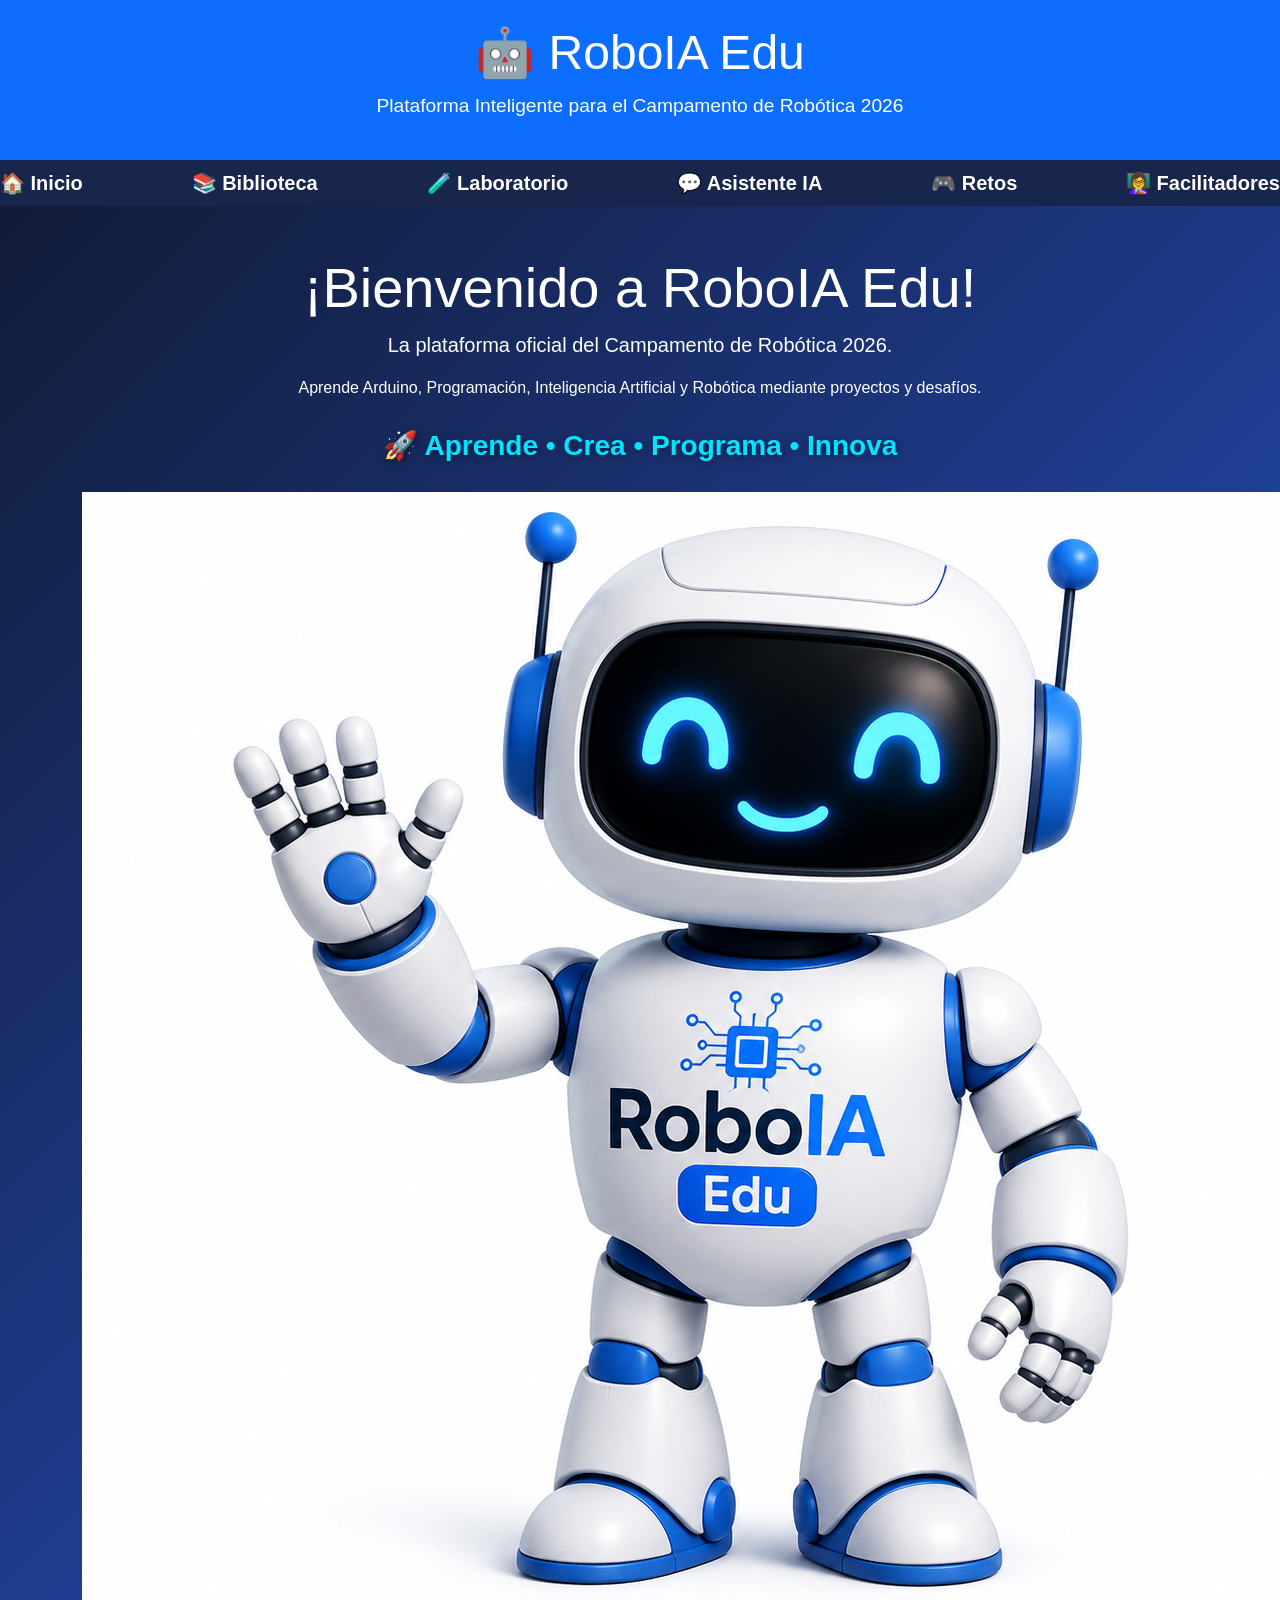
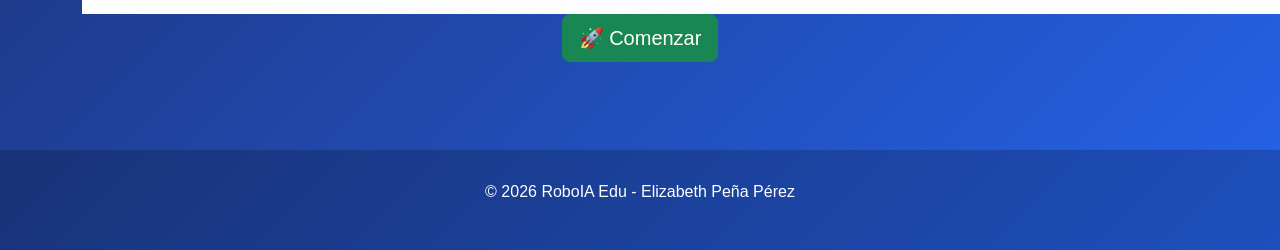
<file: index.html>
<!DOCTYPE html>
<html lang="es">
<head>

<meta charset="UTF-8">
<meta name="viewport" content="width=device-width, initial-scale=1.0">
<link href="https://cdn.jsdelivr.net/npm/bootstrap@5.3.7/dist/css/bootstrap.min.css" rel="stylesheet">
<link href="https://cdn.jsdelivr.net/npm/bootstrap@5.3.7/dist/css/bootstrap.min.css" rel="stylesheet">
<title>RoboIA Edu</title>

<link rel="stylesheet" href="estilos.css">

</head>

<body>

<header class="bg-primary text-white text-center p-4">

    <h1>🤖 RoboIA Edu</h1>

    <p>Plataforma Inteligente para el Campamento de Robótica 2026</p>

</header>
<nav class="navbar">
    <a href="index.html">🏠 Inicio</a>
    <a href="biblioteca.html">📚 Biblioteca</a>
    <a href="laboratorio.html">🧪 Laboratorio</a>
    <a href="asistente.html">💬 Asistente IA</a>
    <a href="retos.html">🎮 Retos</a>
    <a href="facilitadores.html">👩‍🏫 Facilitadores</a>
</nav>
<section class="container text-center py-5">

    <h2 class="display-4">¡Bienvenido a RoboIA Edu!</h2>

    <p class="lead">
        La plataforma oficial del Campamento de Robótica 2026.
    </p>

    <p>
        Aprende Arduino, Programación, Inteligencia Artificial y Robótica mediante proyectos y desafíos.
    </p>
    <p class="mensaje">
    🚀 Aprende • Crea • Programa • Innova
</p>
<img src="imagen/robot.png.png" class="robot" alt="Robot RoboIA Edu">
  <a href="inicio.html" class="btn btn-success btn-lg">
    🚀 Comenzar
</a>

</section>


<footer>

<p>© 2026 RoboIA Edu - Elizabeth Peña Pérez</p>

</footer>

<script src="script.js"></script>

</body>
</html>
</file>
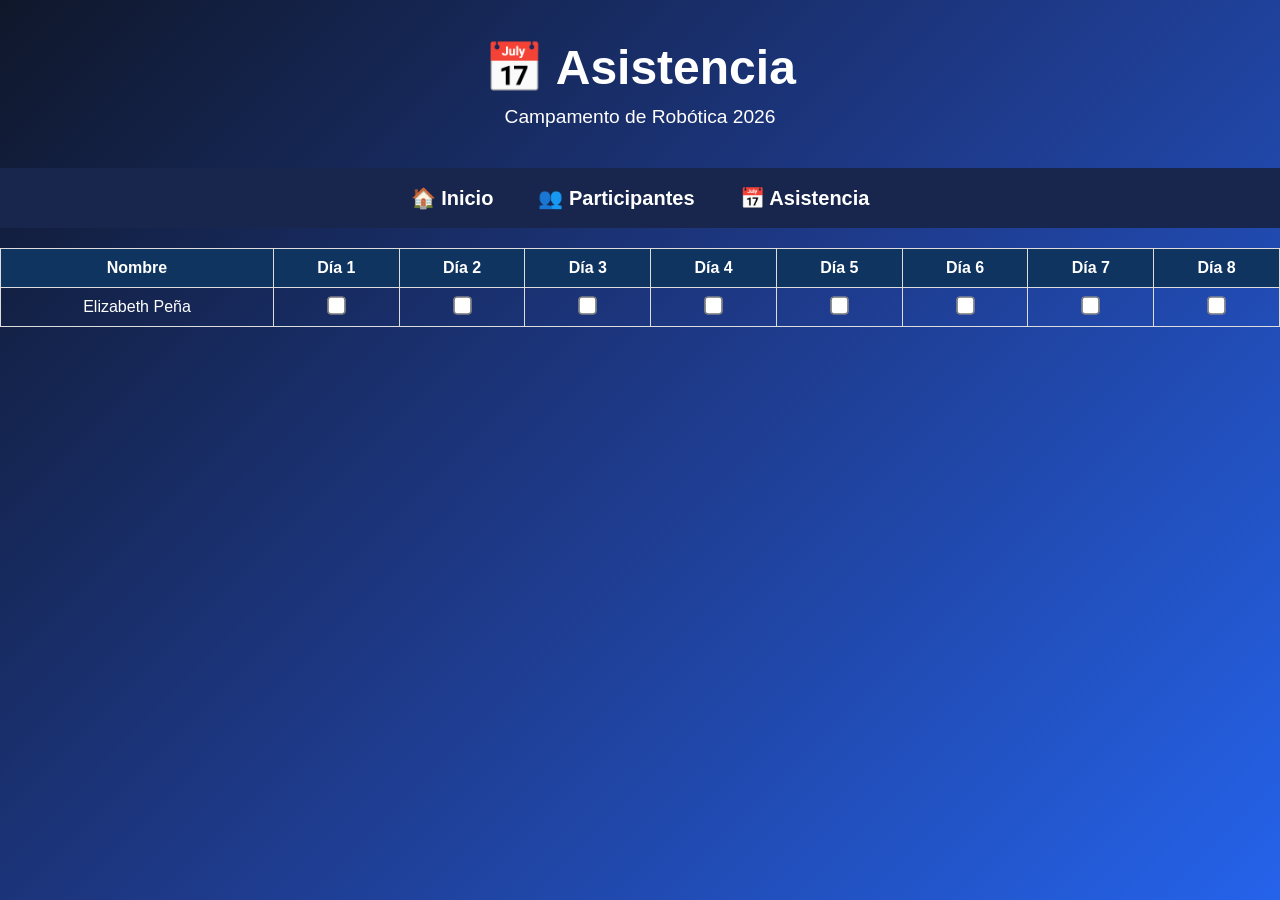
<file: asistencia.html>
<!DOCTYPE html>
<html lang="es">
<head>

<meta charset="UTF-8">
<meta name="viewport" content="width=device-width, initial-scale=1.0">

<title>Asistencia</title>

<link rel="stylesheet" href="estilos.css">

<style>

table{
width:100%;
border-collapse:collapse;
margin-top:20px;
}

th,td{
border:1px solid #ddd;
padding:10px;
text-align:center;
}

th{
background:#0F3460;
color:white;
}

input[type=checkbox]{
transform:scale(1.4);
}

</style>

</head>

<body>

<header>

<h1>📅 Asistencia</h1>

<p>Campamento de Robótica 2026</p>

</header>

<nav class="navbar">

<a href="index.html">🏠 Inicio</a>

<a href="participantes.html">👥 Participantes</a>

<a href="asistencia.html">📅 Asistencia</a>

</nav>

<table>

<thead>

<tr>

<th>Nombre</th>

<th>Día 1</th>
<th>Día 2</th>
<th>Día 3</th>
<th>Día 4</th>
<th>Día 5</th>
<th>Día 6</th>
<th>Día 7</th>
<th>Día 8</th>

</tr>

</thead>

<tbody>

<tr>

<td>Elizabeth Peña</td>

<td><input type="checkbox"></td>
<td><input type="checkbox"></td>
<td><input type="checkbox"></td>
<td><input type="checkbox"></td>
<td><input type="checkbox"></td>
<td><input type="checkbox"></td>
<td><input type="checkbox"></td>
<td><input type="checkbox"></td>

</tr>

</tbody>

</table>

</body>

</html>
</file>
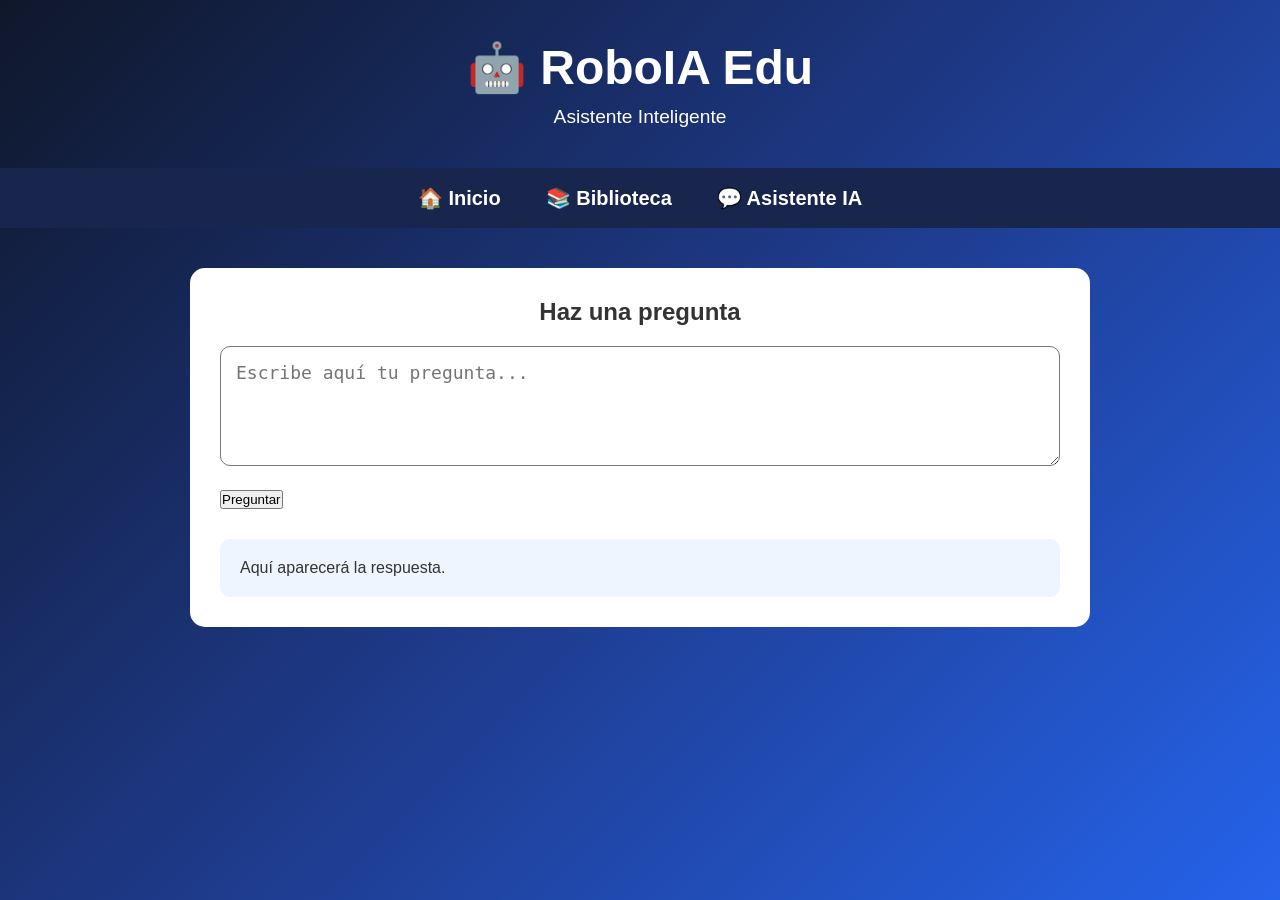
<file: asistente.html>
<!DOCTYPE html>
<html lang="es">
<head>
<meta charset="UTF-8">
<meta name="viewport" content="width=device-width, initial-scale=1.0">

<title>Asistente IA</title>

<link rel="stylesheet" href="estilos.css">

<style>

.chat{

max-width:900px;
margin:40px auto;
background:white;
padding:30px;
border-radius:15px;
color:#333;

}

.chat h2{

text-align:center;
margin-bottom:20px;

}

textarea{

width:100%;
height:120px;
padding:15px;
font-size:18px;
border-radius:10px;

}

button{

margin-top:20px;

}

.respuesta{

margin-top:30px;
background:#eef5ff;
padding:20px;
border-radius:10px;

}

</style>

</head>

<body>

<header>

<h1>🤖 RoboIA Edu</h1>

<p>Asistente Inteligente</p>

</header>

<nav class="navbar">

<a href="index.html">🏠 Inicio</a>

<a href="biblioteca.html">📚 Biblioteca</a>

<a href="asistente.html">💬 Asistente IA</a>

</nav>

<div class="chat">

<h2>Haz una pregunta</h2>

<textarea id="pregunta"
placeholder="Escribe aquí tu pregunta..."></textarea>

<br>

<button onclick="responder()">

Preguntar

</button>

<div class="respuesta" id="respuesta">

Aquí aparecerá la respuesta.

</div>

</div>

<script src="script.js"></script>

</body>

</html>
</file>
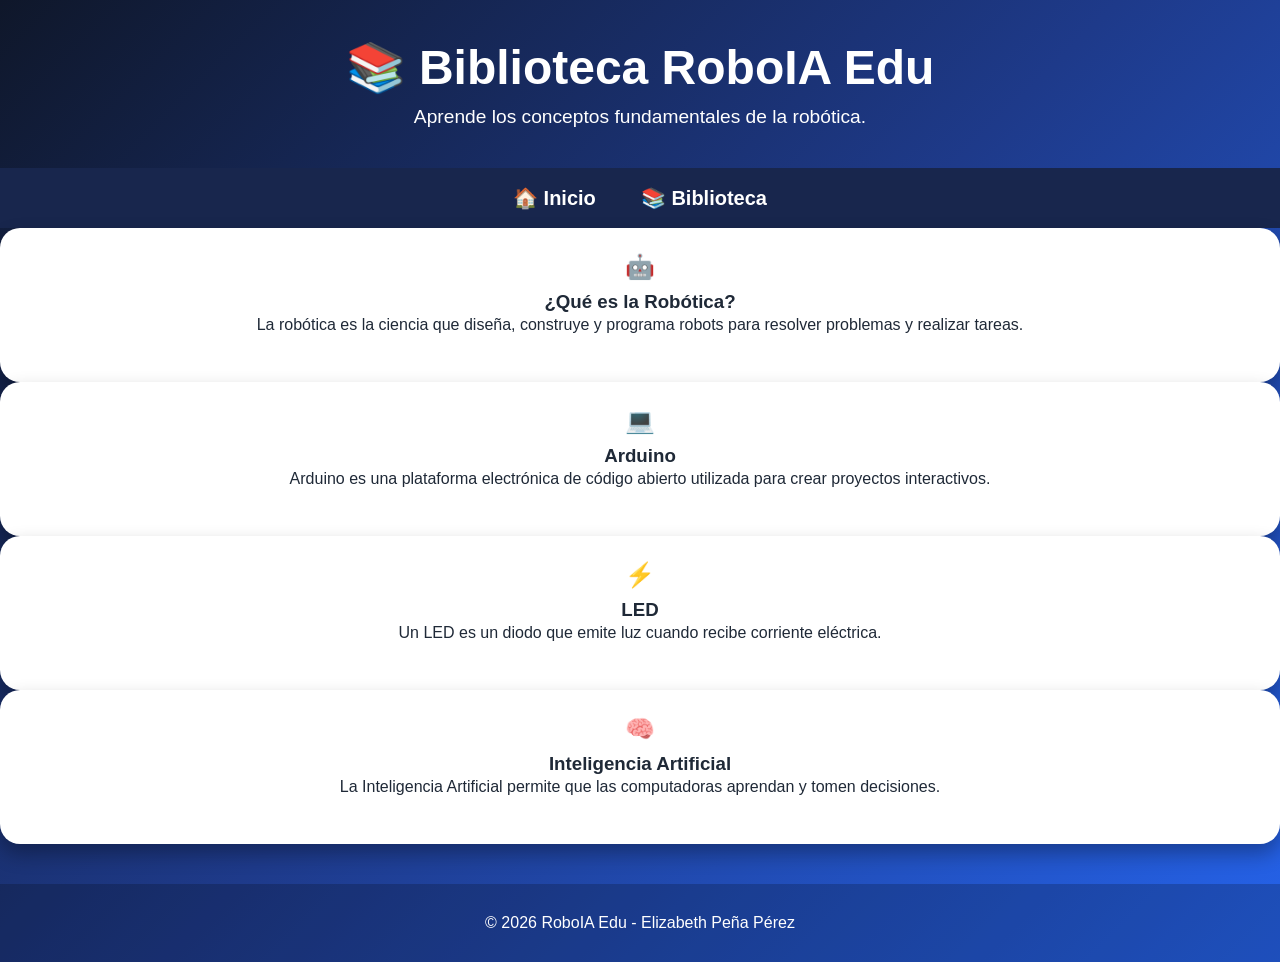
<file: biblioteca.html>
<!DOCTYPE html>
<html lang="es">
<head>
    <meta charset="UTF-8">
    <meta name="viewport" content="width=device-width, initial-scale=1.0">
    <title>Biblioteca - RoboIA Edu</title>

    <link rel="stylesheet" href="estilos.css">
</head>

<body>

<header>

<h1>📚 Biblioteca RoboIA Edu</h1>

<p>Aprende los conceptos fundamentales de la robótica.</p>

</header>

<nav class="navbar">
    <a href="index.html">🏠 Inicio</a>
    <a href="biblioteca.html">📚 Biblioteca</a>
</nav>

<section class="menu">

<div class="tarjeta">
<h2>🤖</h2>
<h3>¿Qué es la Robótica?</h3>

<p>
La robótica es la ciencia que diseña, construye y programa robots para resolver problemas y realizar tareas.
</p>

</div>

<div class="tarjeta">

<h2>💻</h2>

<h3>Arduino</h3>

<p>

Arduino es una plataforma electrónica de código abierto utilizada para crear proyectos interactivos.

</p>

</div>

<div class="tarjeta">

<h2>⚡</h2>

<h3>LED</h3>

<p>

Un LED es un diodo que emite luz cuando recibe corriente eléctrica.

</p>

</div>

<div class="tarjeta">

<h2>🧠</h2>

<h3>Inteligencia Artificial</h3>

<p>

La Inteligencia Artificial permite que las computadoras aprendan y tomen decisiones.

</p>

</div>

</section>

<footer>

<p>© 2026 RoboIA Edu - Elizabeth Peña Pérez</p>

</footer>

</body>
</html>
</file>
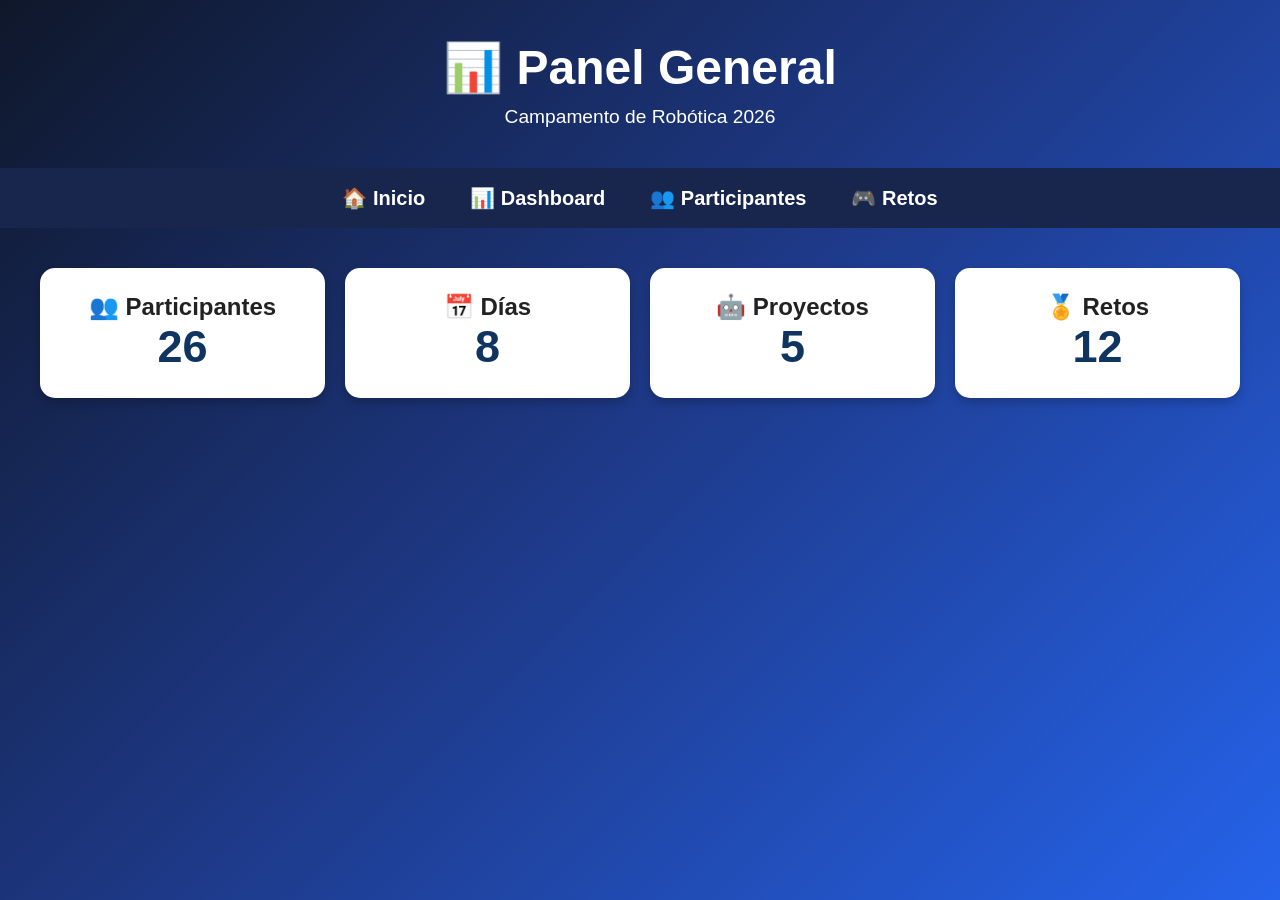
<file: dashboard.html>
<!DOCTYPE html>
<html lang="es">
<head>
<meta charset="UTF-8">
<meta name="viewport" content="width=device-width, initial-scale=1.0">
<title>Dashboard - RoboIA Edu</title>

<link rel="stylesheet" href="estilos.css">

<style>

.dashboard{
    display:grid;
    grid-template-columns:repeat(auto-fit,minmax(220px,1fr));
    gap:20px;
    padding:40px;
}

.panel{

    background:white;
    color:#222;
    border-radius:15px;
    padding:25px;
    text-align:center;
    box-shadow:0 5px 10px rgba(0,0,0,.2);

}

.numero{

    font-size:45px;
    color:#0F3460;
    font-weight:bold;

}

</style>

</head>

<body>

<header>

<h1>📊 Panel General</h1>

<p>Campamento de Robótica 2026</p>

</header>

<nav class="navbar">

<a href="index.html">🏠 Inicio</a>

<a href="dashboard.html">📊 Dashboard</a>

<a href="participantes.html">👥 Participantes</a>

<a href="retos.html">🎮 Retos</a>

</nav>

<section class="dashboard">

<div class="panel">

<h2>👥 Participantes</h2>

<div class="numero">26</div>

</div>

<div class="panel">

<h2>📅 Días</h2>

<div class="numero">8</div>

</div>

<div class="panel">

<h2>🤖 Proyectos</h2>

<div class="numero">5</div>

</div>

<div class="panel">

<h2>🏅 Retos</h2>

<div class="numero">12</div>

</div>

</section>

</body>
</html>
</file>
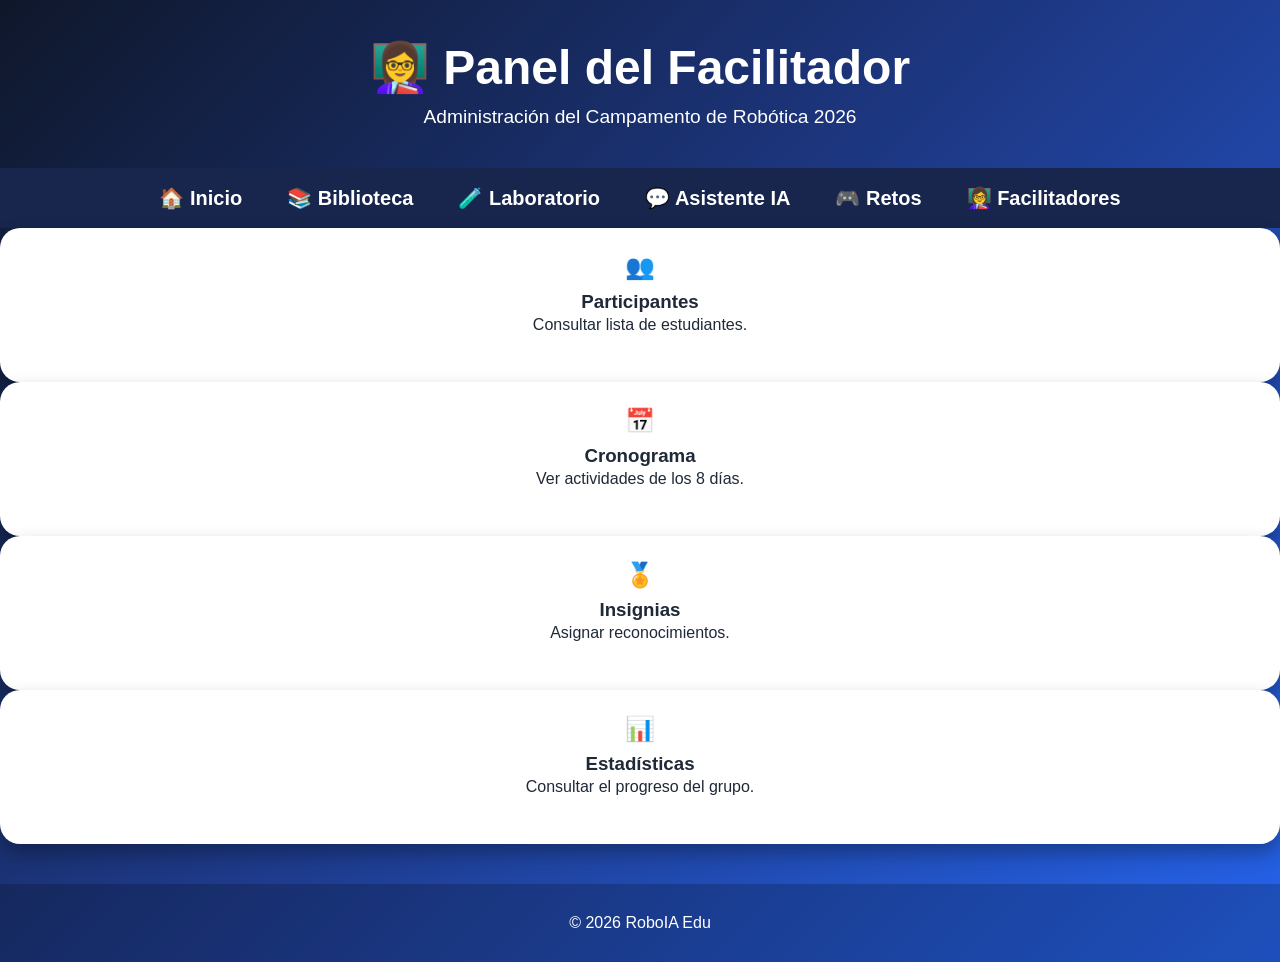
<file: facilitadores.html>
<!DOCTYPE html>
<html lang="es">
<head>

<meta charset="UTF-8">
<meta name="viewport" content="width=device-width, initial-scale=1.0">

<title>Panel del Facilitador</title>

<link rel="stylesheet" href="estilos.css">

</head>

<body>

<header>

<h1>👩‍🏫 Panel del Facilitador</h1>

<p>Administración del Campamento de Robótica 2026</p>

</header>

<nav class="navbar">

<a href="index.html">🏠 Inicio</a>
<a href="biblioteca.html">📚 Biblioteca</a>
<a href="laboratorio.html">🧪 Laboratorio</a>
<a href="asistente.html">💬 Asistente IA</a>
<a href="retos.html">🎮 Retos</a>
<a href="facilitadores.html">👩‍🏫 Facilitadores</a>

</nav>

<section class="menu">

<div class="tarjeta">

<h2>👥</h2>

<h3>Participantes</h3>

<p>Consultar lista de estudiantes.</p>

</div>

<div class="tarjeta">

<h2>📅</h2>

<h3>Cronograma</h3>

<p>Ver actividades de los 8 días.</p>

</div>

<div class="tarjeta">

<h2>🏅</h2>

<h3>Insignias</h3>

<p>Asignar reconocimientos.</p>

</div>

<div class="tarjeta">

<h2>📊</h2>

<h3>Estadísticas</h3>

<p>Consultar el progreso del grupo.</p>

</div>

</section>

<footer>

<p>© 2026 RoboIA Edu</p>

</footer>

</body>
</html>
</file>
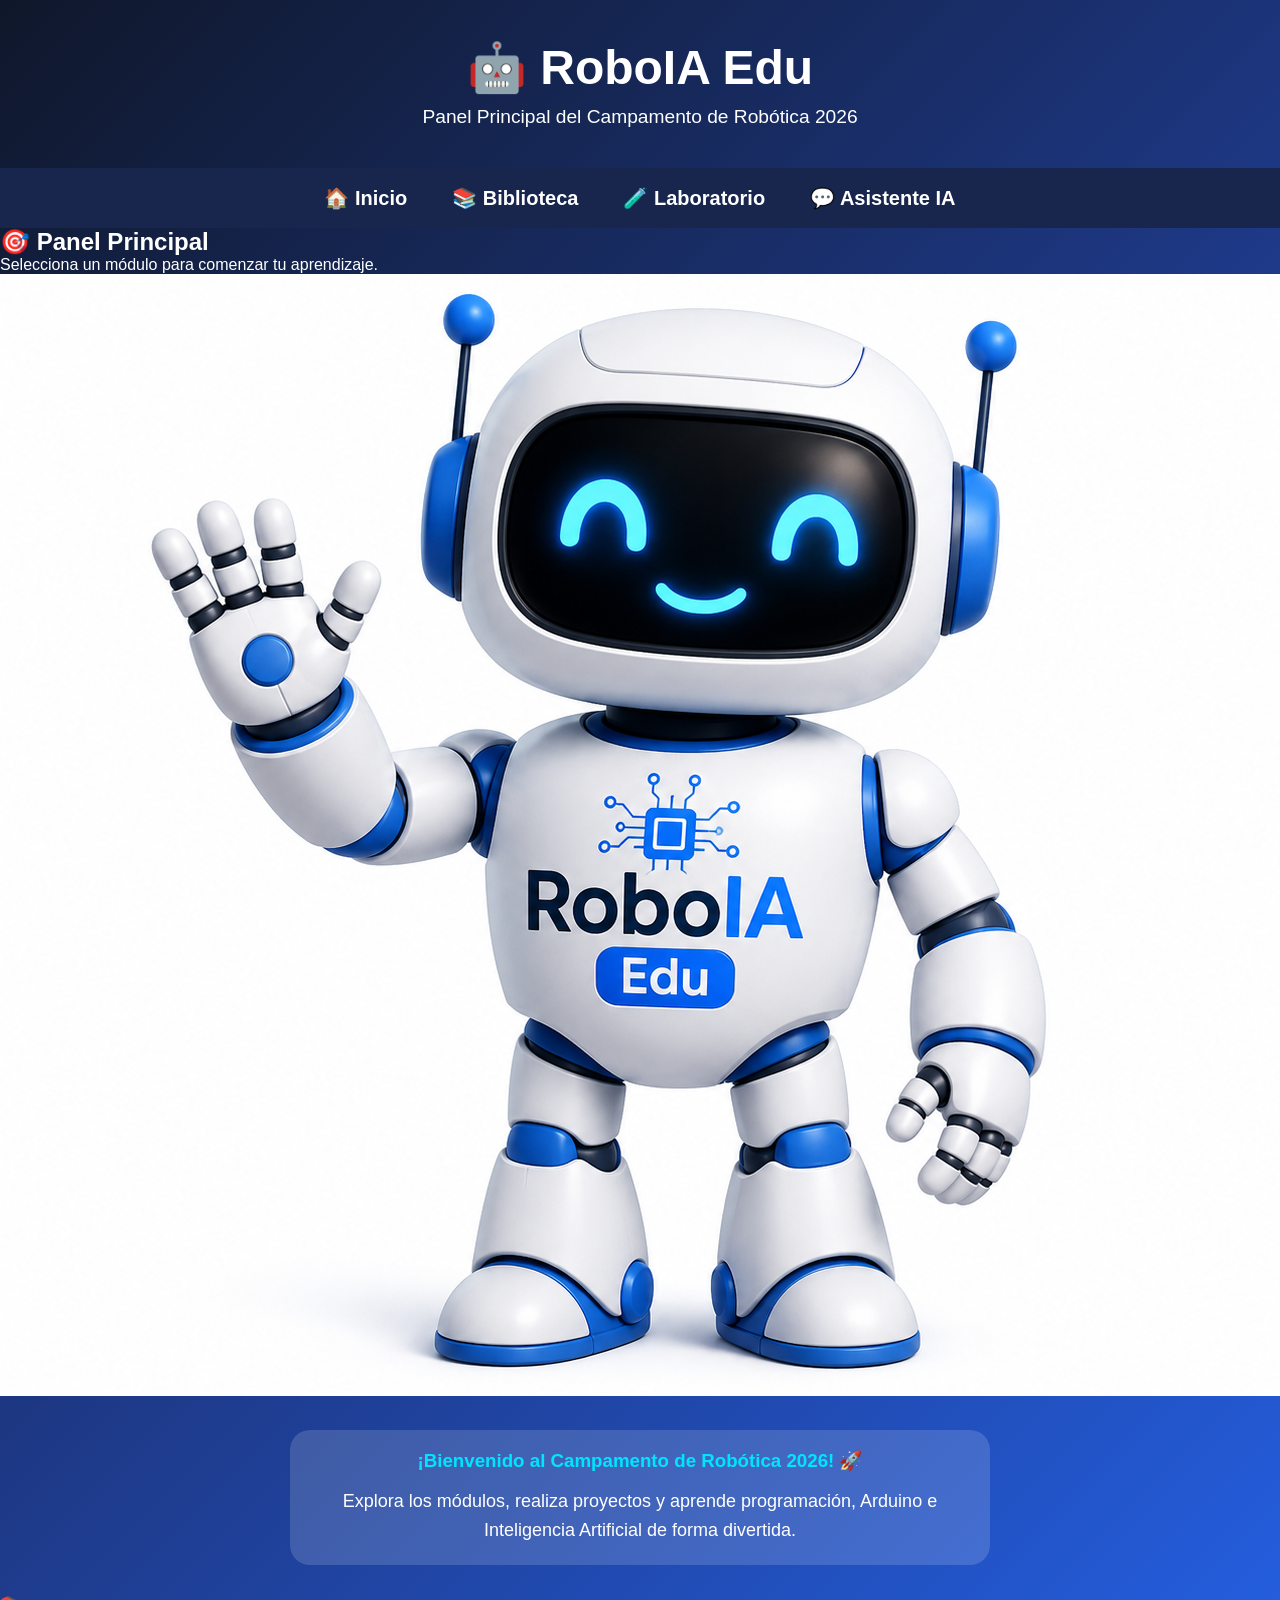
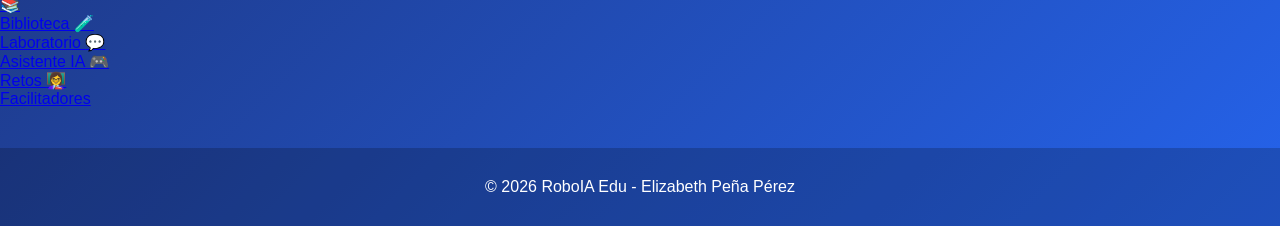
<file: inicio.html>
<!DOCTYPE html>
<html lang="es">
<head>
<meta charset="UTF-8">
<meta name="viewport" content="width=device-width, initial-scale=1.0">
<title>Panel Principal - RoboIA Edu</title>

<link rel="stylesheet" href="estilos.css">

</head>

<body>

<header>
<h1>🤖 RoboIA Edu</h1>
<p>Panel Principal del Campamento de Robótica 2026</p>
</header>
<nav class="navbar">
    <a href="index.html">🏠 Inicio</a>
    <a href="biblioteca.html">📚 Biblioteca</a>
    <a href="laboratorio.html">🧪 Laboratorio</a>
    <a href="asistente.html">💬 Asistente IA</a>
</nav>
<section class="container text-center py-5">

<h2 class="titulo-panel">🎯 Panel Principal</h2>

<p class="subtitulo-panel">
Selecciona un módulo para comenzar tu aprendizaje.
</p>
<img src="imagen/robot.png.png" class="robot" alt="Robot RoboIA Edu">
<div class="mensaje-bienvenida">
    <h3>¡Bienvenido al Campamento de Robótica 2026! 🚀</h3>
    <p>
        Explora los módulos, realiza proyectos y aprende programación,
        Arduino e Inteligencia Artificial de forma divertida.
    </p>
</div>
    <div class="accesos">

<a href="biblioteca.html" class="boton-menu">
📚<br>Biblioteca
</a>

<a href="laboratorio.html" class="boton-menu">
🧪<br>Laboratorio
</a>

<a href="asistente.html" class="boton-menu">
💬<br>Asistente IA
</a>

<a href="retos.html" class="boton-menu">
🎮<br>Retos
</a>

<a href="facilitadores.html" class="boton-menu">
👩‍🏫<br>Facilitadores
</a>

</div>

</section>

<footer>
© 2026 RoboIA Edu - Elizabeth Peña Pérez
</footer>

</body>
</html>
</file>
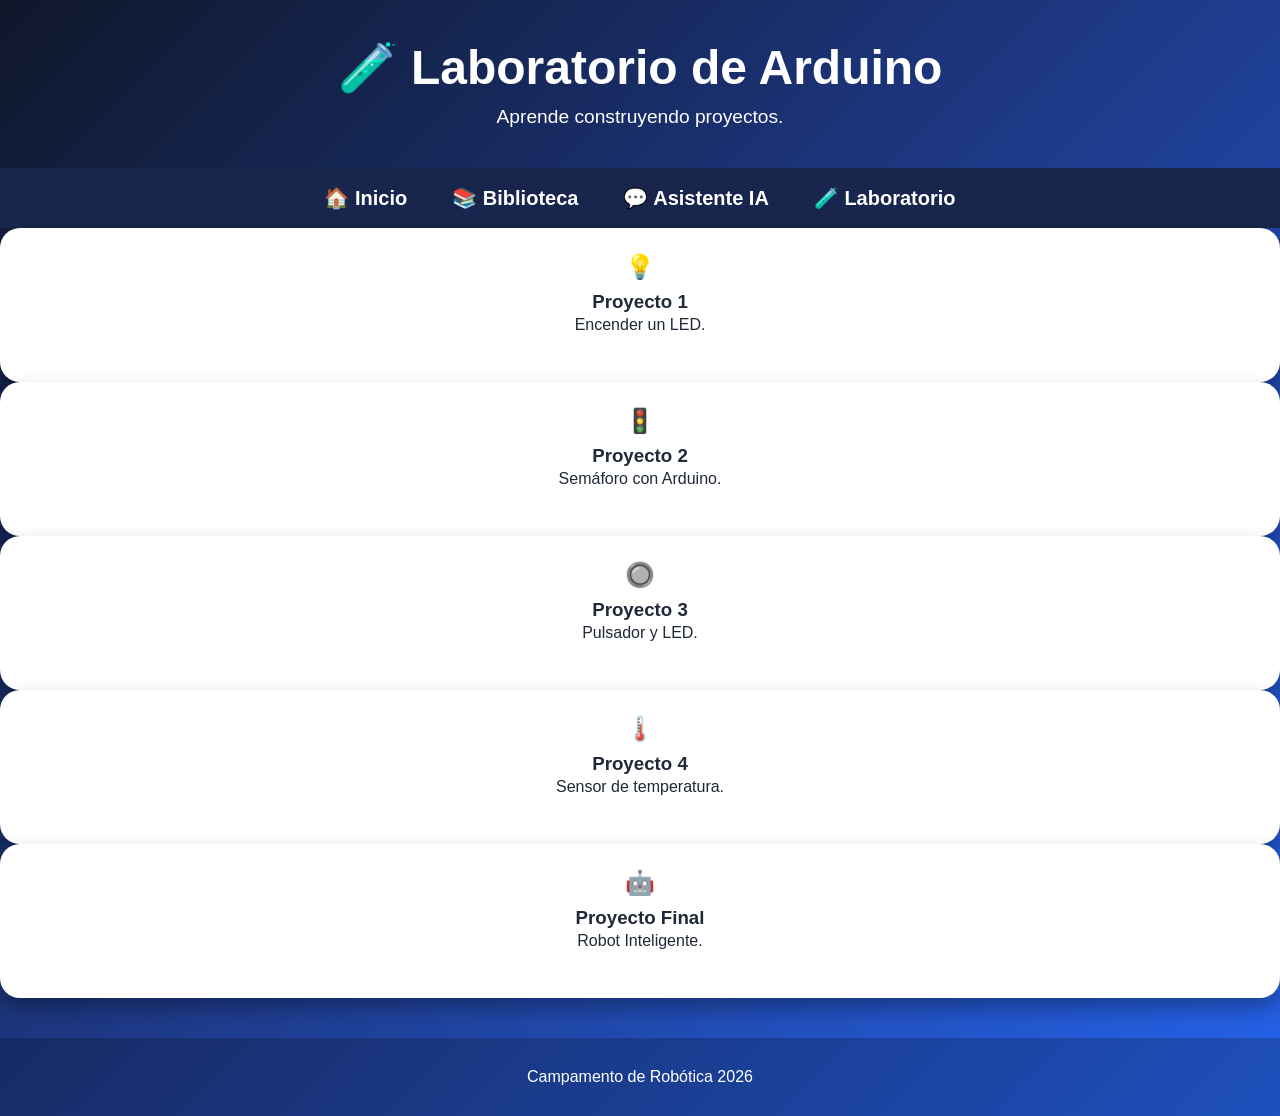
<file: laboratorio.html>
<!DOCTYPE html>
<html lang="es">
<head>
<meta charset="UTF-8">
<meta name="viewport" content="width=device-width, initial-scale=1.0">
<title>Laboratorio Arduino</title>

<link rel="stylesheet" href="estilos.css">

</head>

<body>

<header>

<h1>🧪 Laboratorio de Arduino</h1>

<p>Aprende construyendo proyectos.</p>

</header>

<nav class="navbar">

<a href="index.html">🏠 Inicio</a>
<a href="biblioteca.html">📚 Biblioteca</a>
<a href="asistente.html">💬 Asistente IA</a>
<a href="laboratorio.html">🧪 Laboratorio</a>

</nav>

<section class="menu">

<div class="tarjeta">

<h2>💡</h2>

<h3>Proyecto 1</h3>

<p>Encender un LED.</p>

</div>

<div class="tarjeta">

<h2>🚦</h2>

<h3>Proyecto 2</h3>

<p>Semáforo con Arduino.</p>

</div>

<div class="tarjeta">

<h2>🔘</h2>

<h3>Proyecto 3</h3>

<p>Pulsador y LED.</p>

</div>

<div class="tarjeta">

<h2>🌡️</h2>

<h3>Proyecto 4</h3>

<p>Sensor de temperatura.</p>

</div>

<div class="tarjeta">

<h2>🤖</h2>

<h3>Proyecto Final</h3>

<p>Robot Inteligente.</p>

</div>

</section>

<footer>

<p>Campamento de Robótica 2026</p>

</footer>

</body>
</html>
</file>
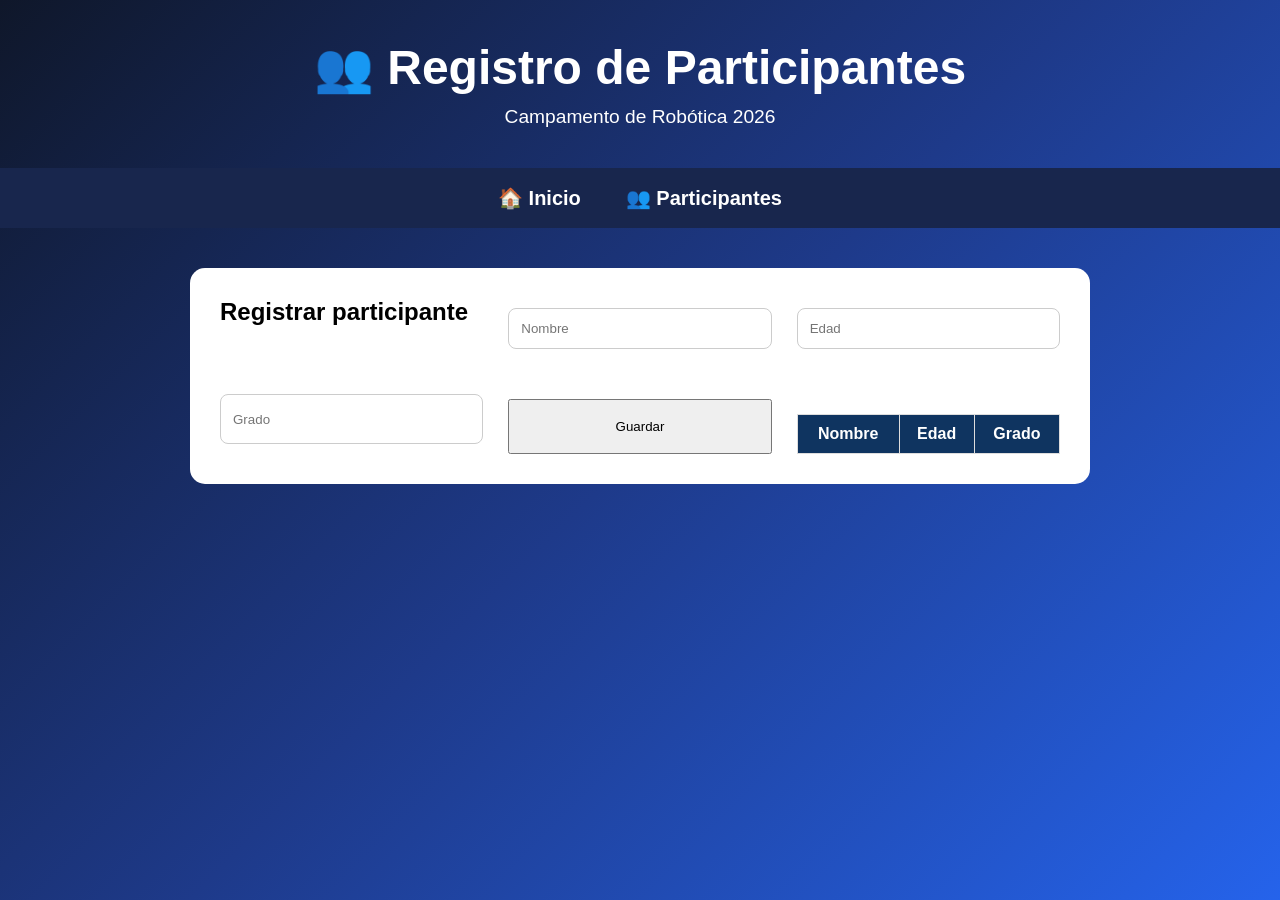
<file: participantes.html>
<!DOCTYPE html>
<html lang="es">
<head>
<meta charset="UTF-8">
<meta name="viewport" content="width=device-width, initial-scale=1.0">
<title>Participantes</title>

<link rel="stylesheet" href="estilos.css">

<style>

.contenedor{
    max-width:900px;
    margin:40px auto;
    background:white;
    color:black;
    padding:30px;
    border-radius:15px;
}

input{
    width:100%;
    padding:12px;
    margin:10px 0;
    border-radius:8px;
    border:1px solid #ccc;
}

button{
    margin-top:15px;
}

table{
    width:100%;
    margin-top:30px;
    border-collapse:collapse;
}

th,td{
    border:1px solid #ddd;
    padding:10px;
    text-align:center;
}

th{
    background:#0F3460;
    color:white;
}

</style>

</head>

<body>

<header>

<h1>👥 Registro de Participantes</h1>

<p>Campamento de Robótica 2026</p>

</header>

<nav class="navbar">

<a href="index.html">🏠 Inicio</a>
<a href="participantes.html">👥 Participantes</a>

</nav>

<div class="contenedor">

<h2>Registrar participante</h2>

<input type="text" id="nombre" placeholder="Nombre">

<input type="number" id="edad" placeholder="Edad">

<input type="text" id="grado" placeholder="Grado">

<button onclick="agregarParticipante()">

Guardar

</button>

<table>

<thead>

<tr>

<th>Nombre</th>

<th>Edad</th>

<th>Grado</th>

</tr>

</thead>

<tbody id="tablaParticipantes">

</tbody>

</table>

</div>

<script src="script.js"></script>

</body>
</html>
</file>
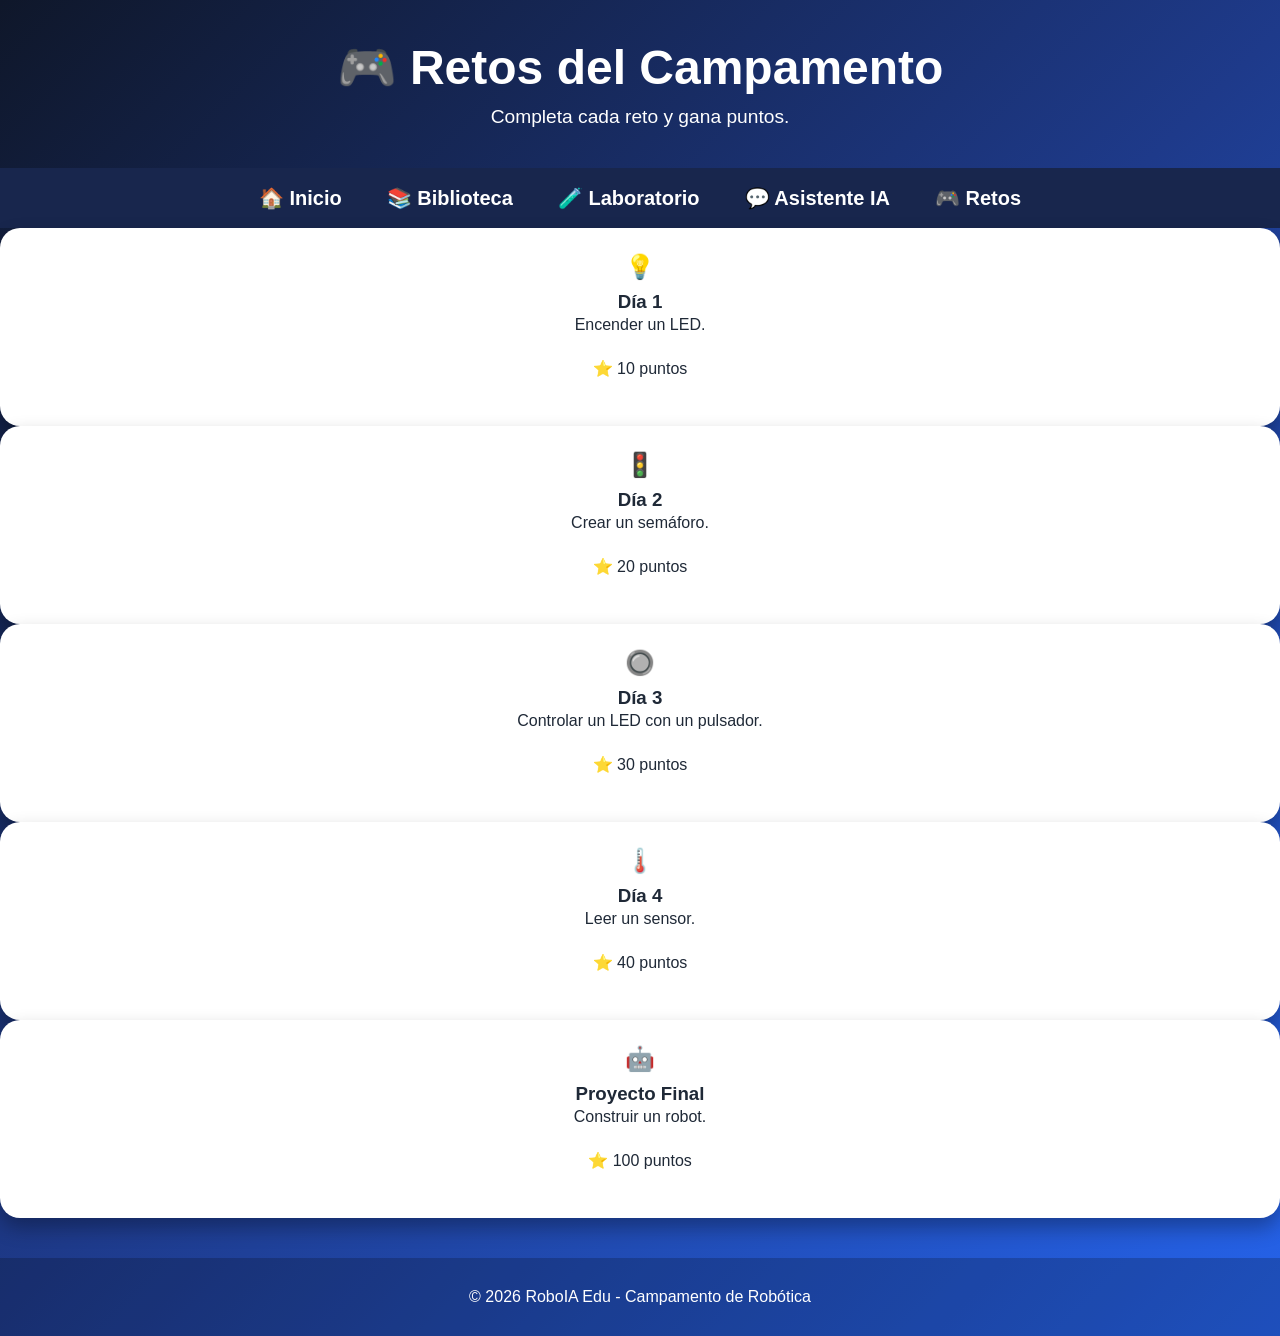
<file: retos.html>
<!DOCTYPE html>
<html lang="es">
<head>
<meta charset="UTF-8">
<meta name="viewport" content="width=device-width, initial-scale=1.0">
<title>Retos - RoboIA Edu</title>

<link rel="stylesheet" href="estilos.css">

</head>

<body>

<header>

<h1>🎮 Retos del Campamento</h1>

<p>Completa cada reto y gana puntos.</p>

</header>

<nav class="navbar">

<a href="index.html">🏠 Inicio</a>
<a href="biblioteca.html">📚 Biblioteca</a>
<a href="laboratorio.html">🧪 Laboratorio</a>
<a href="asistente.html">💬 Asistente IA</a>
<a href="retos.html">🎮 Retos</a>

</nav>

<section class="menu">

<div class="tarjeta">
<h2>💡</h2>
<h3>Día 1</h3>
<p>Encender un LED.</p>
<p>⭐ 10 puntos</p>
</div>

<div class="tarjeta">
<h2>🚦</h2>
<h3>Día 2</h3>
<p>Crear un semáforo.</p>
<p>⭐ 20 puntos</p>
</div>

<div class="tarjeta">
<h2>🔘</h2>
<h3>Día 3</h3>
<p>Controlar un LED con un pulsador.</p>
<p>⭐ 30 puntos</p>
</div>

<div class="tarjeta">
<h2>🌡️</h2>
<h3>Día 4</h3>
<p>Leer un sensor.</p>
<p>⭐ 40 puntos</p>
</div>

<div class="tarjeta">
<h2>🤖</h2>
<h3>Proyecto Final</h3>
<p>Construir un robot.</p>
<p>⭐ 100 puntos</p>
</div>

</section>

<footer>

<p>© 2026 RoboIA Edu - Campamento de Robótica</p>

</footer>

</body>
</html>
</file>
<file: estilos.css>
/* ==========================
   ESTILO GENERAL
========================== */

*{
    margin:0;
    padding:0;
    box-sizing:border-box;
}

body{
    font-family: Arial, Helvetica, sans-serif;
    background: linear-gradient(135deg,#0f172a,#1e3a8a,#2563eb);
    color:white;
    min-height:100vh;
}

/* ==========================
   ENCABEZADO
========================== */

header{
    text-align:center;
    padding:40px;
}

header h1{
    font-size:3rem;
}

header p{
    margin-top:10px;
    font-size:1.2rem;
}

/* ==========================
   CONTENEDOR
========================== */

.contenedor{
    width:90%;
    max-width:1200px;
    margin:auto;

    display:grid;
    grid-template-columns:repeat(auto-fit,minmax(250px,1fr));
    gap:25px;
    padding:30px;
}

/* ==========================
   TARJETAS
========================== */

.tarjeta{

    background:white;
    color:#1f2937;

    border-radius:20px;

    padding:25px;

    text-align:center;

    transition:0.4s;

    box-shadow:0 10px 20px rgba(0,0,0,.3);
}

.tarjeta:hover{

    transform:translateY(-10px);

    box-shadow:0 20px 40px rgba(0,0,0,.4);
}

.tarjeta img{

    width:90px;

    margin-bottom:15px;
}

.tarjeta h2{

    margin-bottom:10px;
}

.tarjeta p{

    margin-bottom:20px;

    line-height:1.5;
}

/* ==========================
   BOTÓN
========================== */

.boton{

    display:inline-block;

    background:#2563eb;

    color:white;

    text-decoration:none;

    padding:12px 25px;

    border-radius:50px;

    font-weight:bold;

    transition:.3s;
}

.boton:hover{

    background:#1d4ed8;

    transform:scale(1.05);
}

/* ==========================
   PIE DE PÁGINA
========================== */

footer{

    text-align:center;

    padding:30px;

    margin-top:40px;

    background:rgba(0,0,0,.2);
}
nav{
    background:#18264d;
    display:flex;
    justify-content:center;
    gap:45px;
    padding:18px;
    flex-wrap:wrap;
}

nav a{
    color:white;
    text-decoration:none;
    font-size:20px;
    font-weight:bold;
    transition:.3s;
}

nav a:hover{
    color:#00e5ff;
}
@keyframes flotar{
    0%{
        transform: translateY(0);
    }

    50%{
        transform: translateY(-15px);
    }

    100%{
        transform: translateY(0);
    }
}
}
}

@keyframes flotar{
    from{
        transform: translateY(0px);
    }

    to{
        transform: translateY(-50px);
    }
}
.mensaje{
    font-size:28px;
    font-weight:bold;
    color:#00e5ff;
    margin:25px 0;
    text-shadow:2px 2px 8px rgba(0,0,0,.4);
}

.mensaje-bienvenida{
    max-width:700px;
    margin:30px auto;
    padding:20px;
    background:rgba(255,255,255,0.15);
    border-radius:20px;
    text-align:center;
}

.mensaje-bienvenida h3{
    color:#00e5ff;
    margin-bottom:15px;
}

.mensaje-bienvenida p{
    font-size:18px;
    line-height:1.6;
}
</file>
